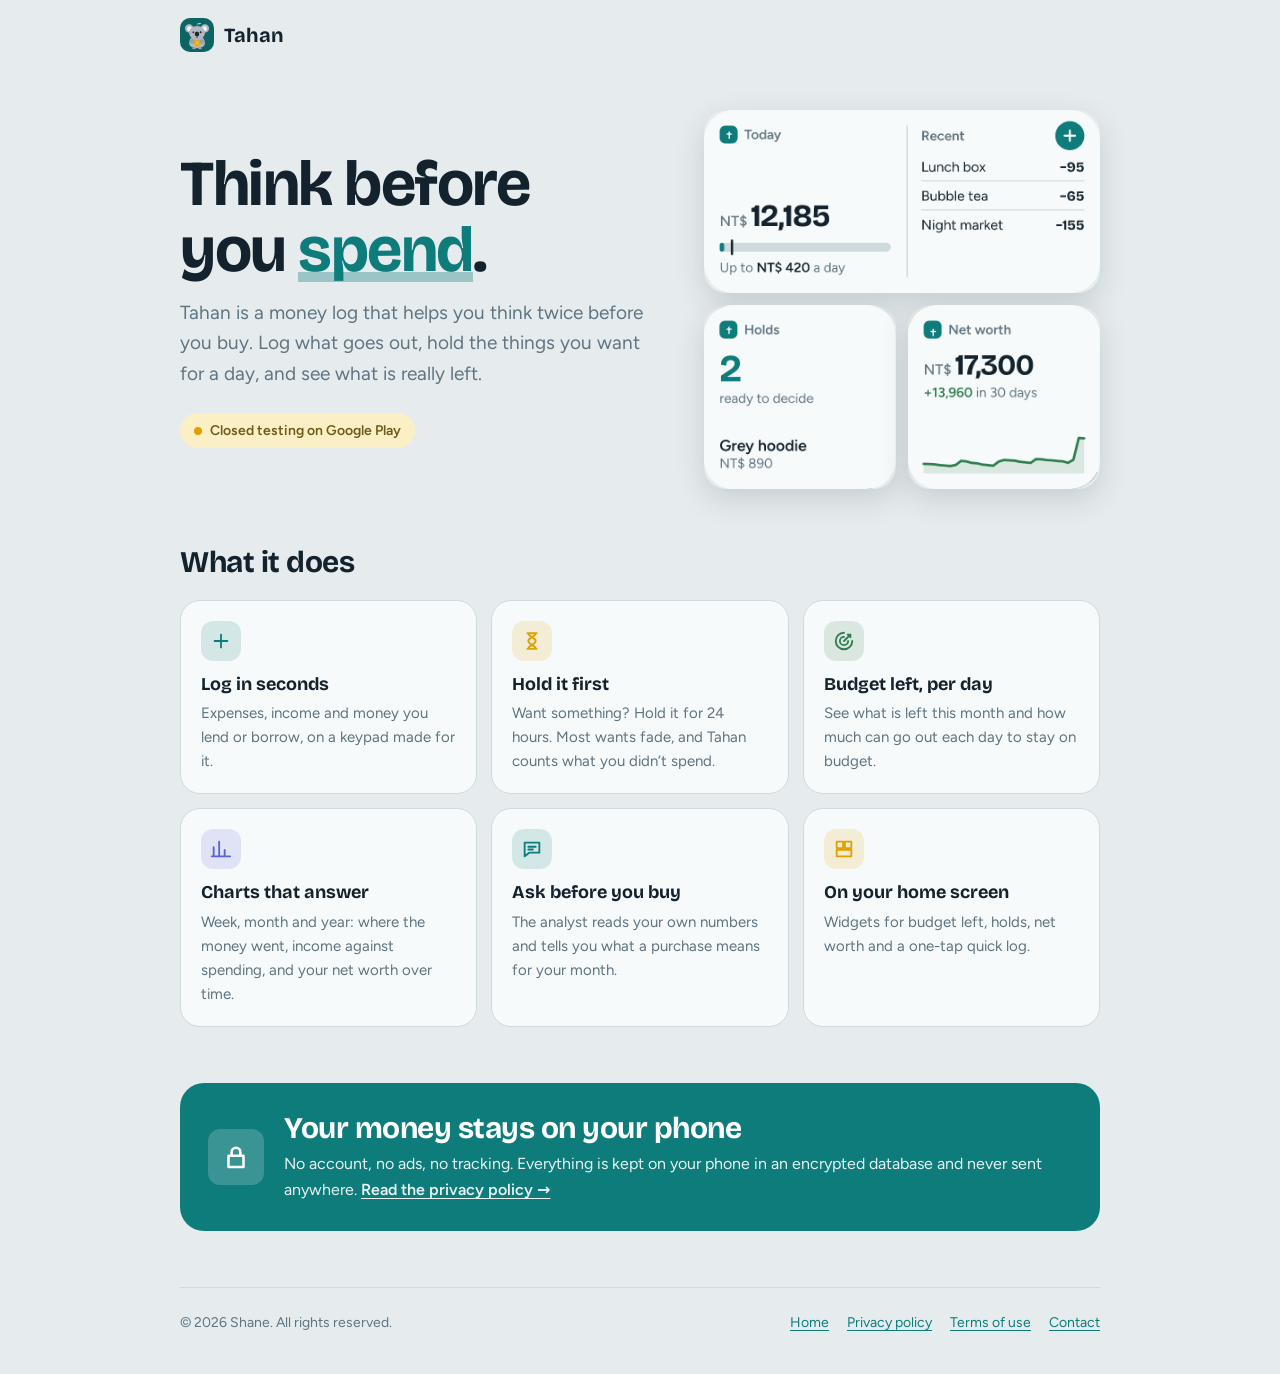
<file: index.html>
<!doctype html>
<html lang="en">
<head>
<meta charset="utf-8">
<meta name="viewport" content="width=device-width,initial-scale=1">
<title>Tahan: think before you spend</title>
<meta name="description" content="Tahan is a money log that helps you think twice before you buy. Your data stays on your phone.">
<meta name="theme-color" content="#0E7C7B">
<link rel="icon" type="image/png" href="assets/favicon.png">
<link rel="apple-touch-icon" href="assets/apple-touch-icon.png">
<link rel="stylesheet" href="assets/style.css">

</head>
<body>
<div class="wrap">
<header class="top"><a class="brand" href="./"><img src="assets/icon-512.png" alt="">Tahan</a></header>
<main>
<section class="hero"><div><h1><span class="ln" style="--i:0">Think before</span><span class="ln" style="--i:1">you <em>spend</em>.</span></h1><p class="lead rise" style="--i:2">Tahan is a money log that helps you think twice before you buy. Log what goes out, hold the things you want for a day, and see what is really left.</p><span class="pill rise" style="--i:3"><i></i>Closed testing on Google Play</span></div>
<div class="shots"><img class="wide" style="--i:0" src="assets/widgets/widget_preview_today.png" alt="Today widget: budget left and recent entries"><img style="--i:1" src="assets/widgets/widget_preview_holds.png" alt="Holds widget: two holds ready to decide"><img style="--i:2" src="assets/widgets/widget_preview_networth.png" alt="Net worth widget with its 30-day line"></div></section>
<h2>What it does</h2><section class="grid"><div class="feat"><span class="ic ic-log" style="--c:var(--tide)"><svg viewBox="0 0 24 24"><path d="M12 5v14M5 12h14"/></svg></span><b>Log in seconds</b><p>Expenses, income and money you lend or borrow, on a keypad made for it.</p></div><div class="feat"><span class="ic ic-hold" style="--c:var(--hold)"><svg viewBox="0 0 24 24"><path d="M7 3.5h10M7 20.5h10M8 3.5c0 4 8 4.5 8 8.5s-8 4.5-8 8.5M16 3.5c0 4-8 4.5-8 8.5s8 4.5 8 8.5"/></svg></span><b>Hold it first</b><p>Want something? Hold it for 24 hours. Most wants fade, and Tahan counts what you didn’t spend.</p></div><div class="feat"><span class="ic ic-pace" style="--c:var(--in)"><svg viewBox="0 0 24 24"><path d="M12 3a9 9 0 1 0 9 9M12 7.5A4.5 4.5 0 1 0 16.5 12M12 12l7-7M16 5h3v3"/></svg></span><b>Budget left, per day</b><p>See what is left this month and how much can go out each day to stay on budget.</p></div><div class="feat"><span class="ic ic-chart" style="--c:var(--loan)"><svg viewBox="0 0 24 24"><path d="M4 20V10M10 20V4M16 20v-7M22 20H2"/></svg></span><b>Charts that answer</b><p>Week, month and year: where the money went, income against spending, and your net worth over time.</p></div><div class="feat"><span class="ic ic-ask" style="--c:var(--tide)"><svg viewBox="0 0 24 24"><path d="M4 5h16v11H9l-5 4zM8 9.5h8M8 12.5h5"/></svg></span><b>Ask before you buy</b><p>The analyst reads your own numbers and tells you what a purchase means for your month.</p></div><div class="feat"><span class="ic ic-widget" style="--c:var(--hold)"><svg viewBox="0 0 24 24"><path d="M4 4h7v7H4zM13 4h7v7h-7zM4 13h16v7H4z"/></svg></span><b>On your home screen</b><p>Widgets for budget left, holds, net worth and a one-tap quick log.</p></div></section>
<section class="private"><span class="ic ic-lock" style="--c:var(--tide-ink)"><svg viewBox="0 0 24 24"><path d="M6 11h12v9H6z"/><path class="shackle" d="M8.5 11V8a3.5 3.5 0 0 1 7 0v3"/></svg></span><div><h2>Your money stays on your phone</h2><p>No account, no ads, no tracking. Everything is kept on your phone in an encrypted database and never sent anywhere. <a href="privacy.html">Read the privacy policy →</a></p></div></section>
</main>
<footer><span>© 2026 Shane. All rights reserved.</span><nav><a href="./">Home</a><a href="privacy.html">Privacy policy</a><a href="terms.html">Terms of use</a><a href="mailto:tahan.support@gmail.com">Contact</a></nav></footer>
</div>
</body>
</html>
</file>
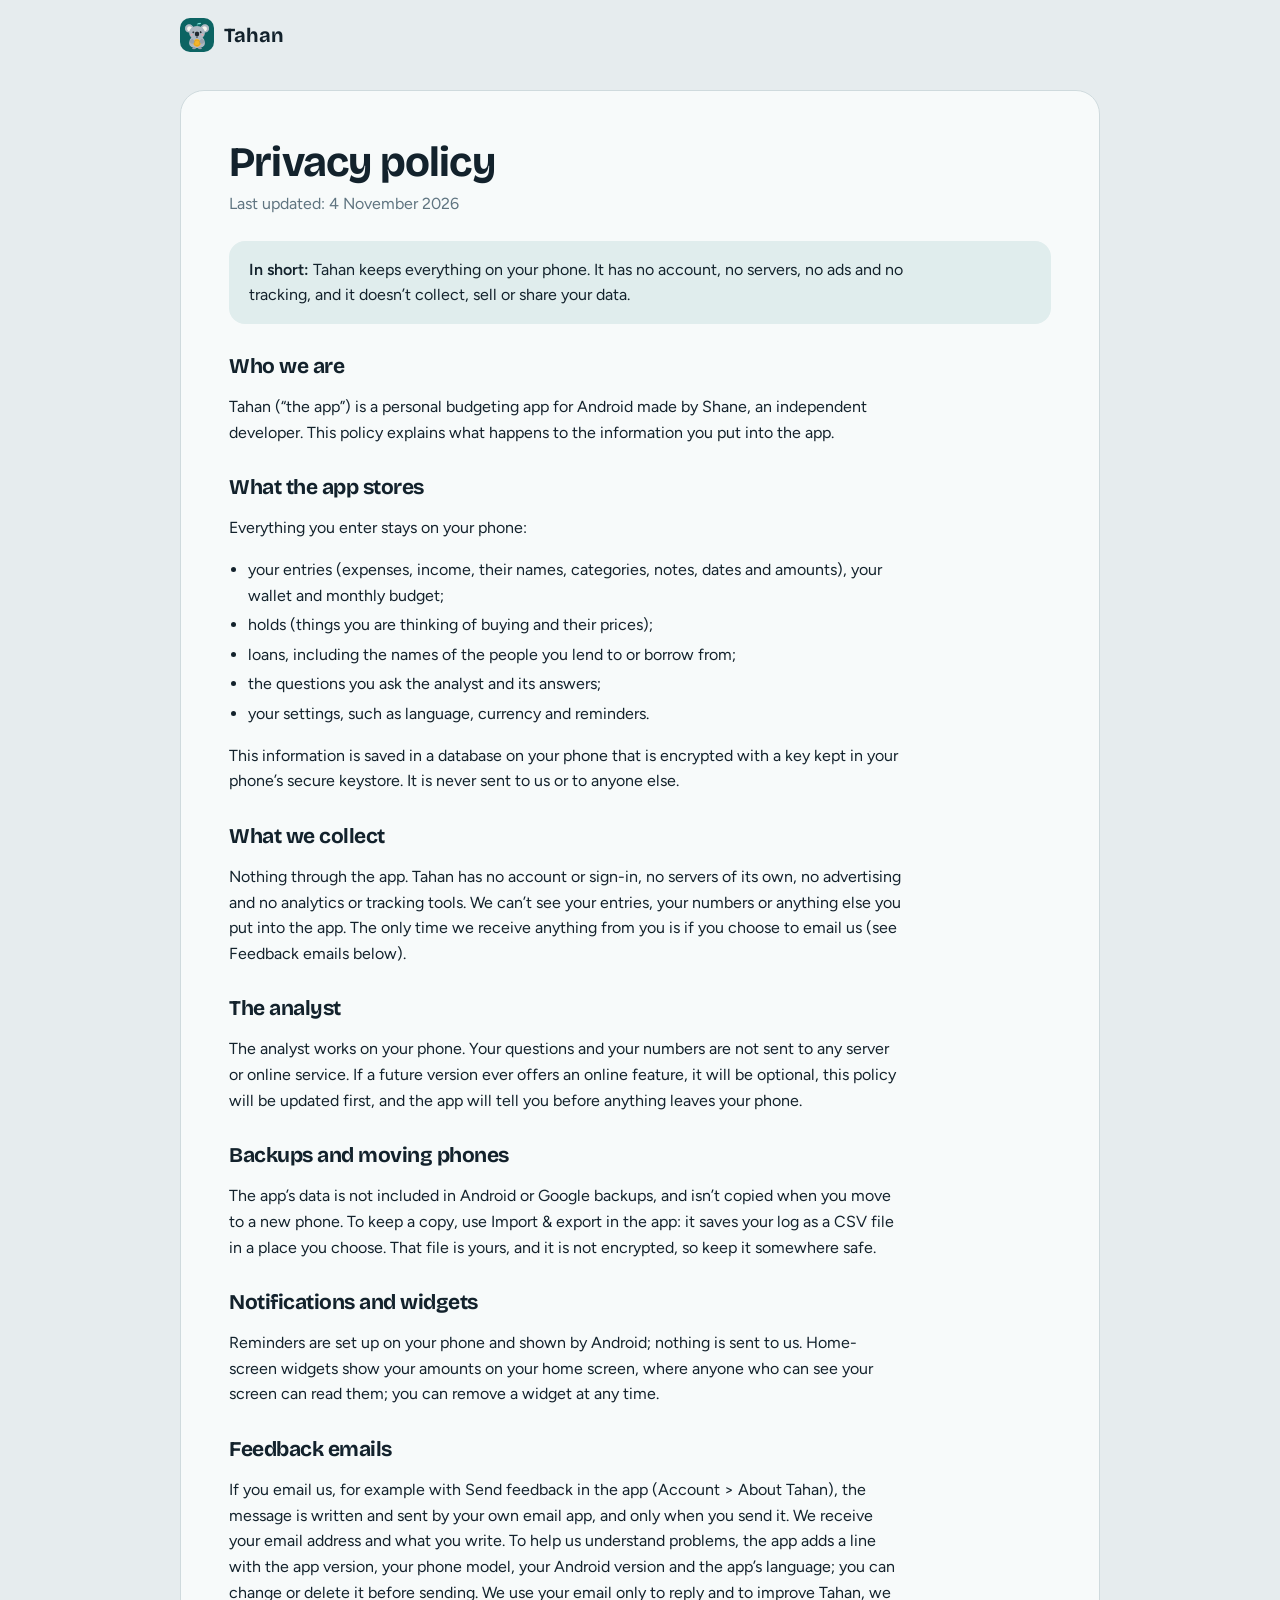
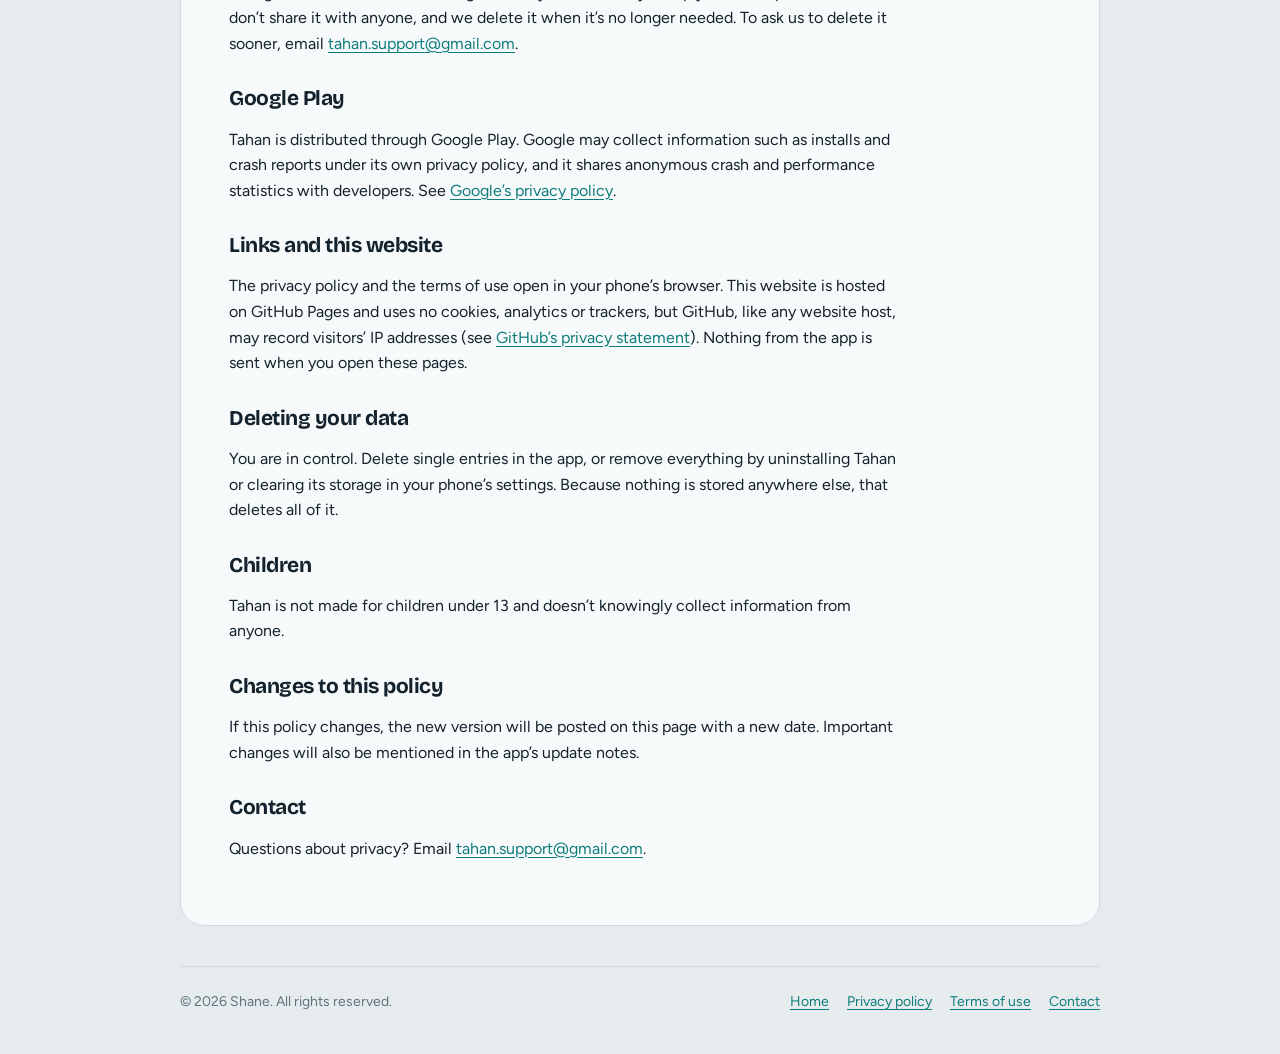
<file: privacy.html>
<!doctype html>
<html lang="en">
<head>
<meta charset="utf-8">
<meta name="viewport" content="width=device-width,initial-scale=1">
<title>Tahan · Privacy policy</title>
<meta name="description" content="Tahan’s privacy policy: your data stays on your phone. No account, no ads, no tracking.">
<meta name="theme-color" content="#0E7C7B">
<link rel="icon" type="image/png" href="assets/favicon.png">
<link rel="apple-touch-icon" href="assets/apple-touch-icon.png">
<link rel="stylesheet" href="assets/style.css">
<script>
document.documentElement.classList.add('nocopy');
['copy','cut','dragstart','contextmenu','selectstart'].forEach(function(t){document.addEventListener(t,function(e){
  var a=e.target&&e.target.closest?e.target.closest('a[href^="mailto:"]'):null;if(a)return;
  if(t==='copy'||t==='cut'){var s=window.getSelection&&window.getSelection();var n=s&&s.anchorNode;if(n&&n.parentElement&&n.parentElement.closest('a[href^="mailto:"]'))return}
  e.preventDefault()})});
</script>
</head>
<body>
<div class="wrap">
<header class="top"><a class="brand" href="./"><img src="assets/icon-512.png" alt="">Tahan</a></header>
<main class="doc"><h1>Privacy policy</h1><p class="date">Last updated: 4 November 2026</p>
<div class="sum"><p><b>In short:</b> Tahan keeps everything on your phone. It has no account, no servers, no ads and no tracking, and it doesn’t collect, sell or share your data.</p></div>
<h2>Who we are</h2><p>Tahan (“the app”) is a personal budgeting app for Android made by Shane, an independent developer. This policy explains what happens to the information you put into the app.</p><h2>What the app stores</h2><p>Everything you enter stays on your phone:</p><ul><li>your entries (expenses, income, their names, categories, notes, dates and amounts), your wallet and monthly budget;</li><li>holds (things you are thinking of buying and their prices);</li><li>loans, including the names of the people you lend to or borrow from;</li><li>the questions you ask the analyst and its answers;</li><li>your settings, such as language, currency and reminders.</li></ul><p>This information is saved in a database on your phone that is encrypted with a key kept in your phone’s secure keystore. It is never sent to us or to anyone else.</p><h2>What we collect</h2><p>Nothing through the app. Tahan has no account or sign-in, no servers of its own, no advertising and no analytics or tracking tools. We can’t see your entries, your numbers or anything else you put into the app. The only time we receive anything from you is if you choose to email us (see Feedback emails below).</p><h2>The analyst</h2><p>The analyst works on your phone. Your questions and your numbers are not sent to any server or online service. If a future version ever offers an online feature, it will be optional, this policy will be updated first, and the app will tell you before anything leaves your phone.</p><h2>Backups and moving phones</h2><p>The app’s data is not included in Android or Google backups, and isn’t copied when you move to a new phone. To keep a copy, use Import &amp; export in the app: it saves your log as a CSV file in a place you choose. That file is yours, and it is not encrypted, so keep it somewhere safe.</p><h2>Notifications and widgets</h2><p>Reminders are set up on your phone and shown by Android; nothing is sent to us. Home-screen widgets show your amounts on your home screen, where anyone who can see your screen can read them; you can remove a widget at any time.</p><h2>Feedback emails</h2><p>If you email us, for example with Send feedback in the app (Account &gt; About Tahan), the message is written and sent by your own email app, and only when you send it. We receive your email address and what you write. To help us understand problems, the app adds a line with the app version, your phone model, your Android version and the app’s language; you can change or delete it before sending. We use your email only to reply and to improve Tahan, we don’t share it with anyone, and we delete it when it’s no longer needed. To ask us to delete it sooner, email <a href="mailto:tahan.support@gmail.com">tahan.support@gmail.com</a>.</p><h2>Google Play</h2><p>Tahan is distributed through Google Play. Google may collect information such as installs and crash reports under its own privacy policy, and it shares anonymous crash and performance statistics with developers. See <a href="https://policies.google.com/privacy">Google’s privacy policy</a>.</p><h2>Links and this website</h2><p>The privacy policy and the terms of use open in your phone’s browser. This website is hosted on GitHub Pages and uses no cookies, analytics or trackers, but GitHub, like any website host, may record visitors’ IP addresses (see <a href="https://docs.github.com/en/site-policy/privacy-policies/github-general-privacy-statement">GitHub’s privacy statement</a>). Nothing from the app is sent when you open these pages.</p><h2>Deleting your data</h2><p>You are in control. Delete single entries in the app, or remove everything by uninstalling Tahan or clearing its storage in your phone’s settings. Because nothing is stored anywhere else, that deletes all of it.</p><h2>Children</h2><p>Tahan is not made for children under 13 and doesn’t knowingly collect information from anyone.</p><h2>Changes to this policy</h2><p>If this policy changes, the new version will be posted on this page with a new date. Important changes will also be mentioned in the app’s update notes.</p><h2>Contact</h2><p>Questions about privacy? Email <a href="mailto:tahan.support@gmail.com">tahan.support@gmail.com</a>.</p>
</main>
<footer><span>© 2026 Shane. All rights reserved.</span><nav><a href="./">Home</a><a href="privacy.html">Privacy policy</a><a href="terms.html">Terms of use</a><a href="mailto:tahan.support@gmail.com">Contact</a></nav></footer>
</div>
</body>
</html>
</file>
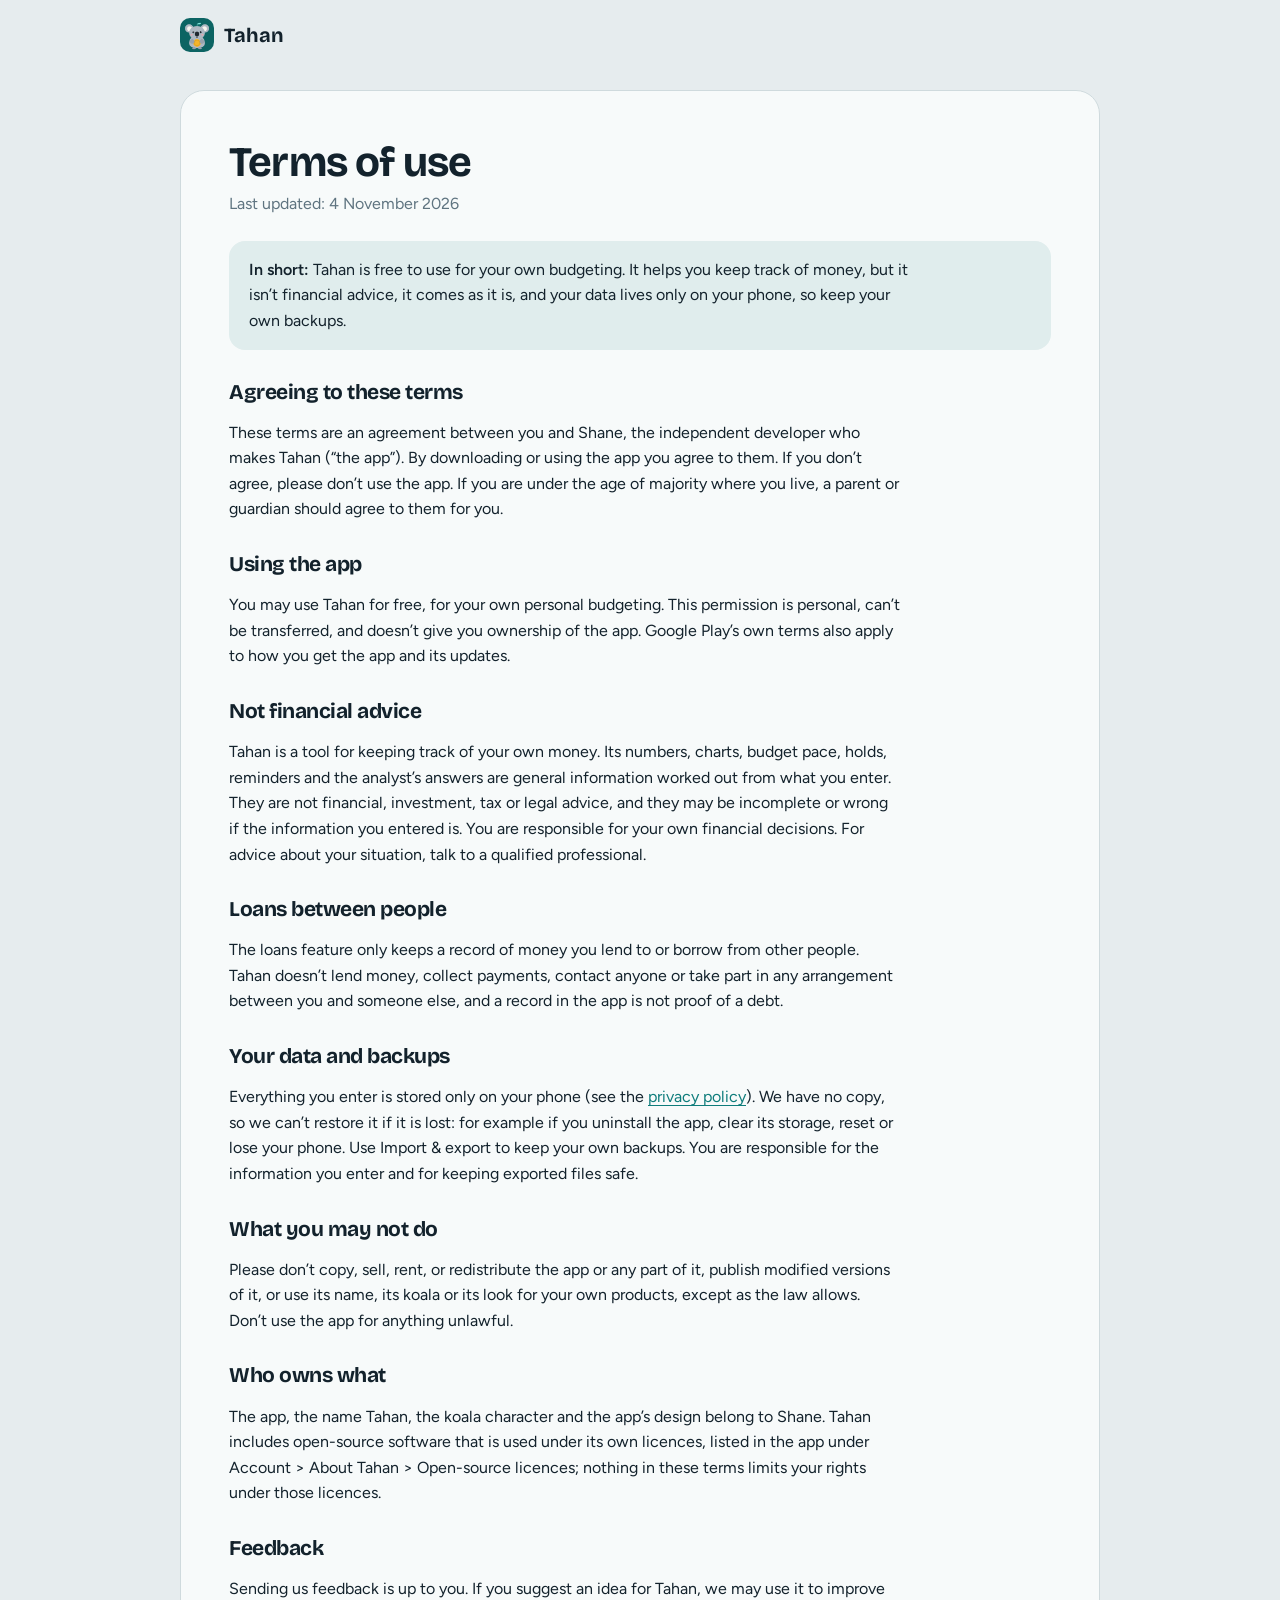
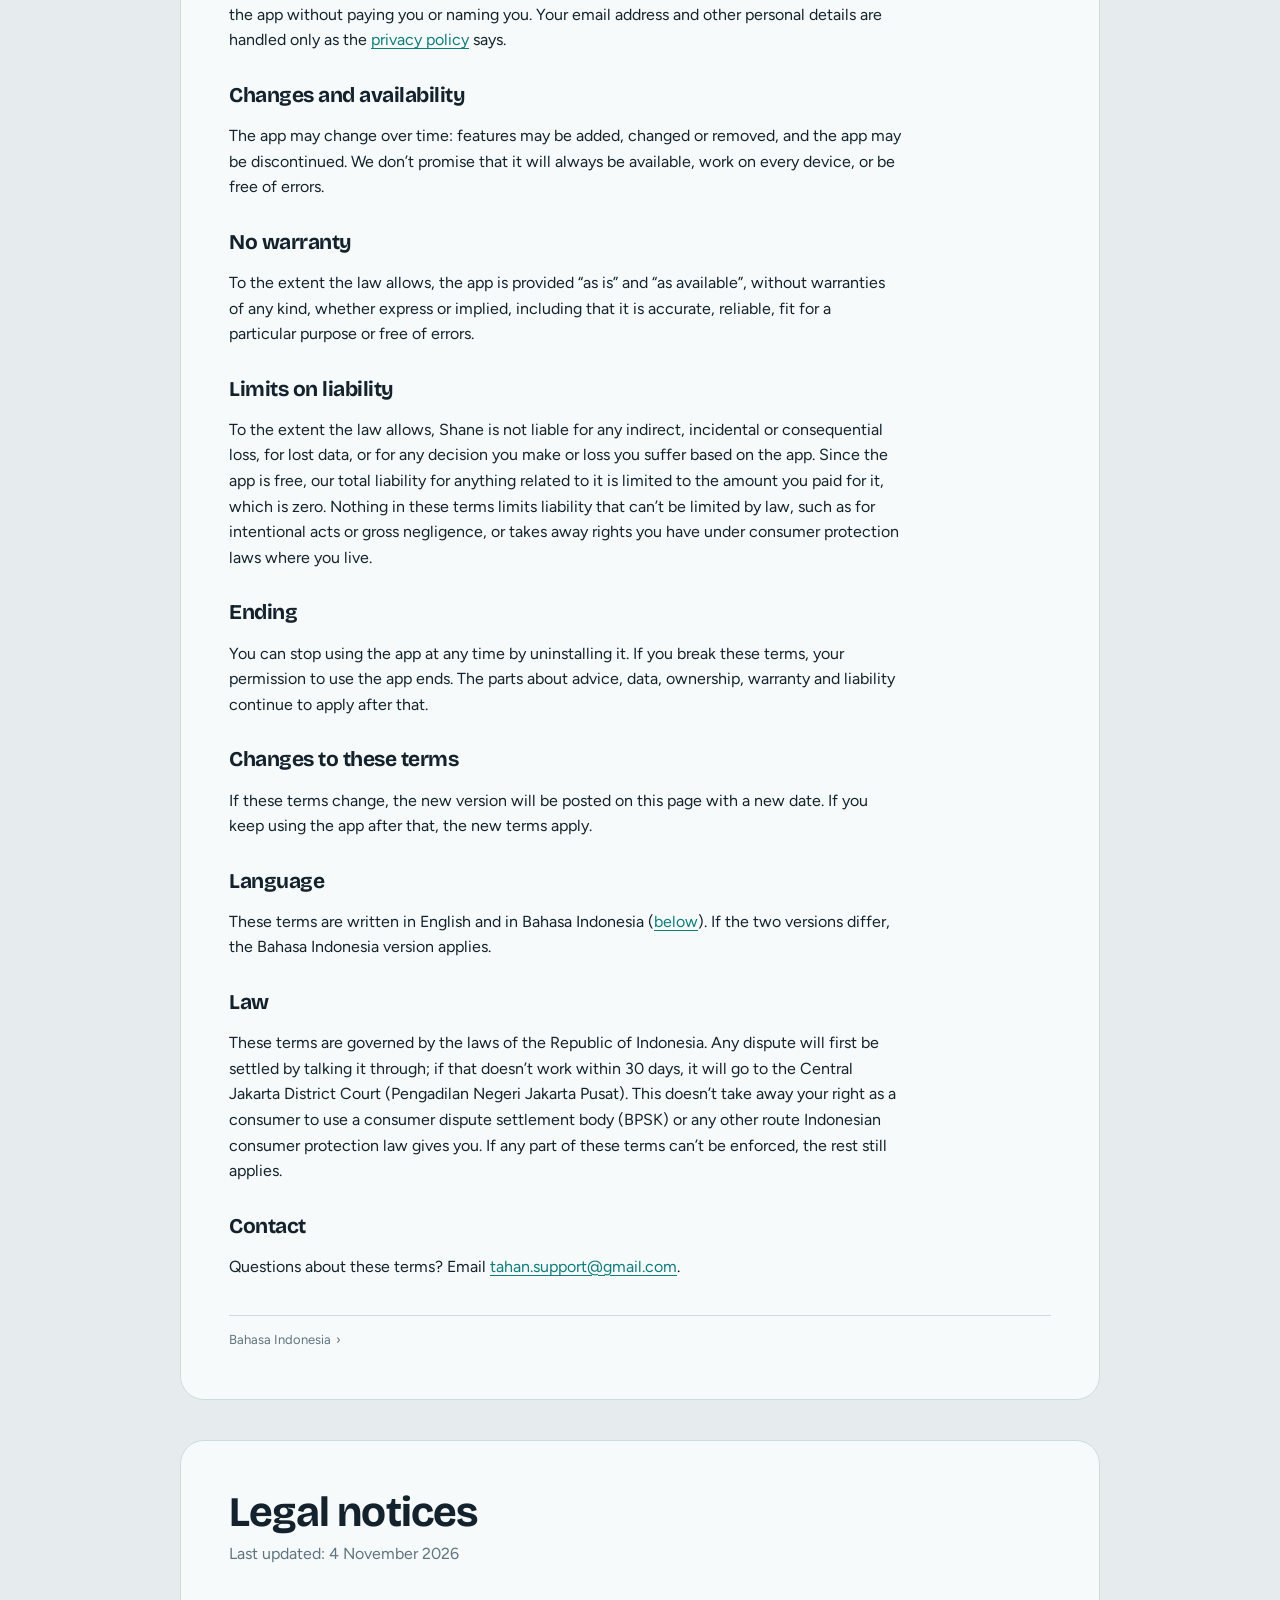
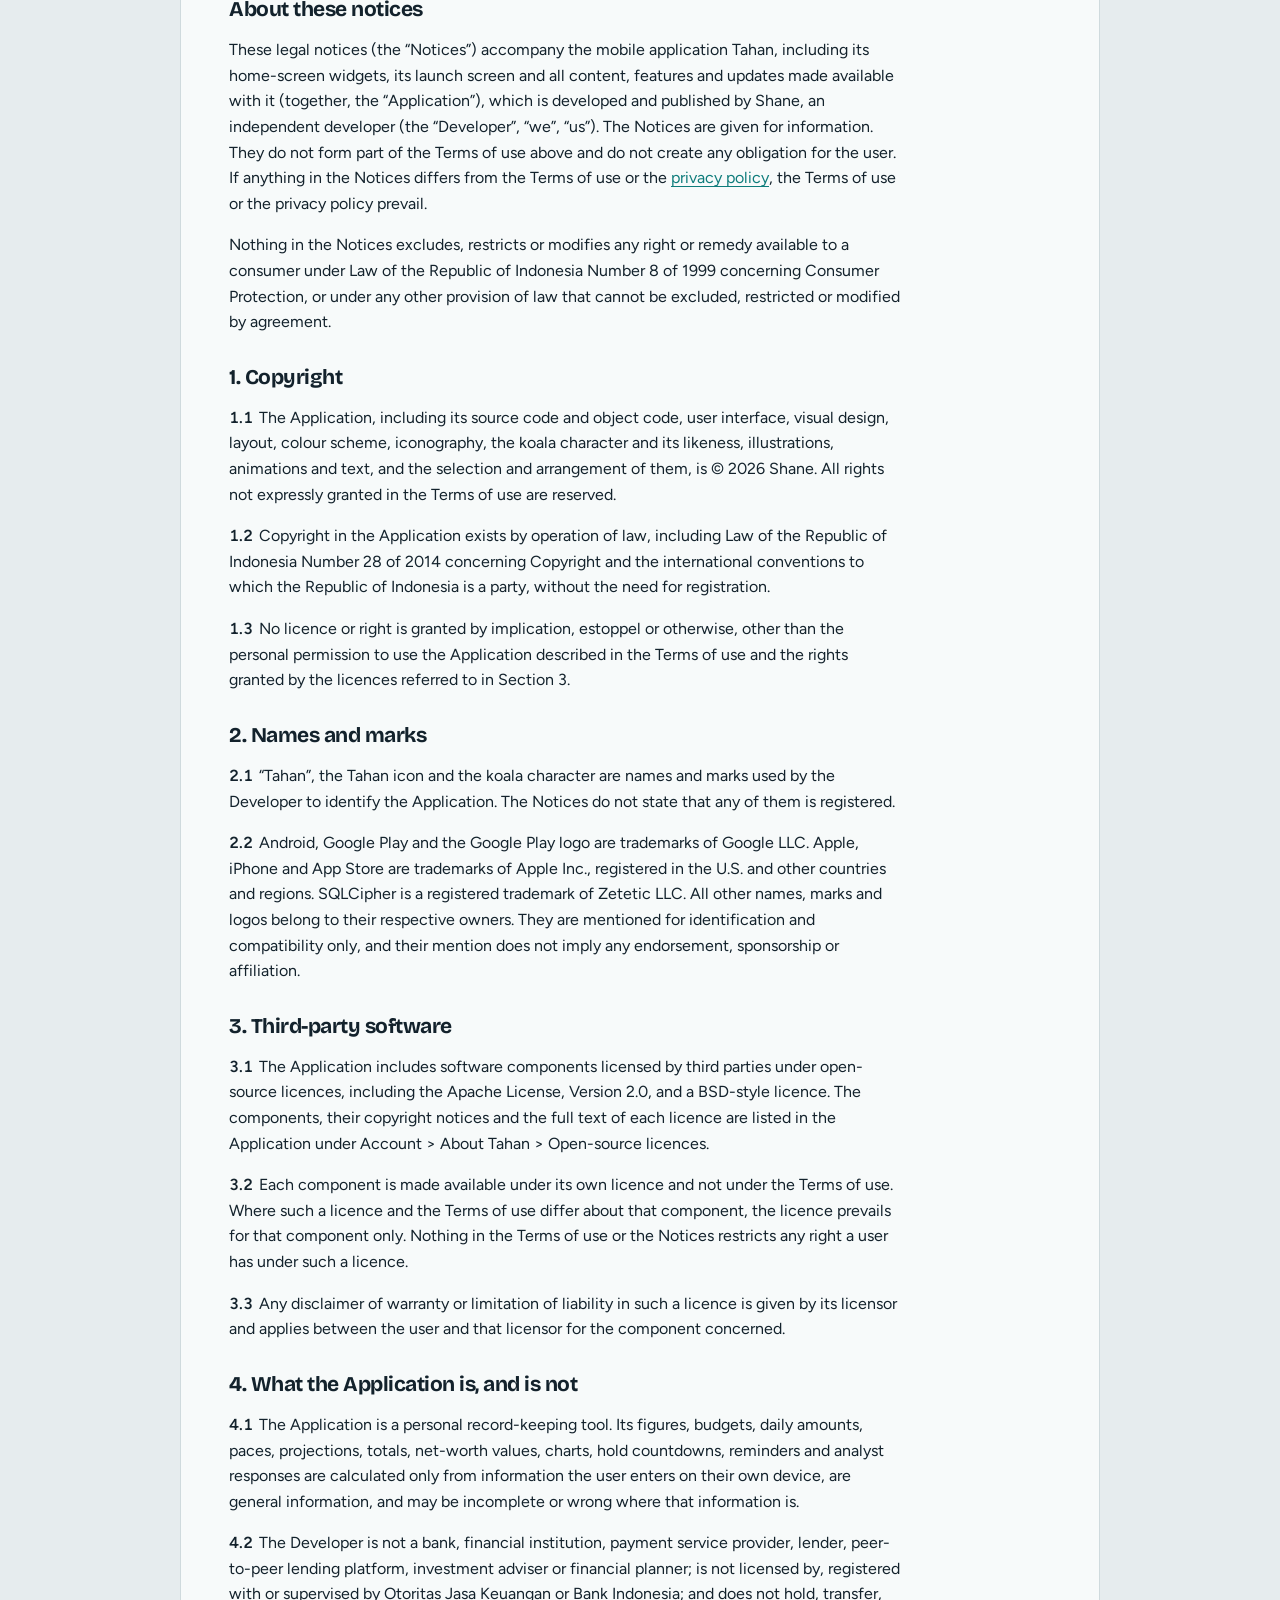
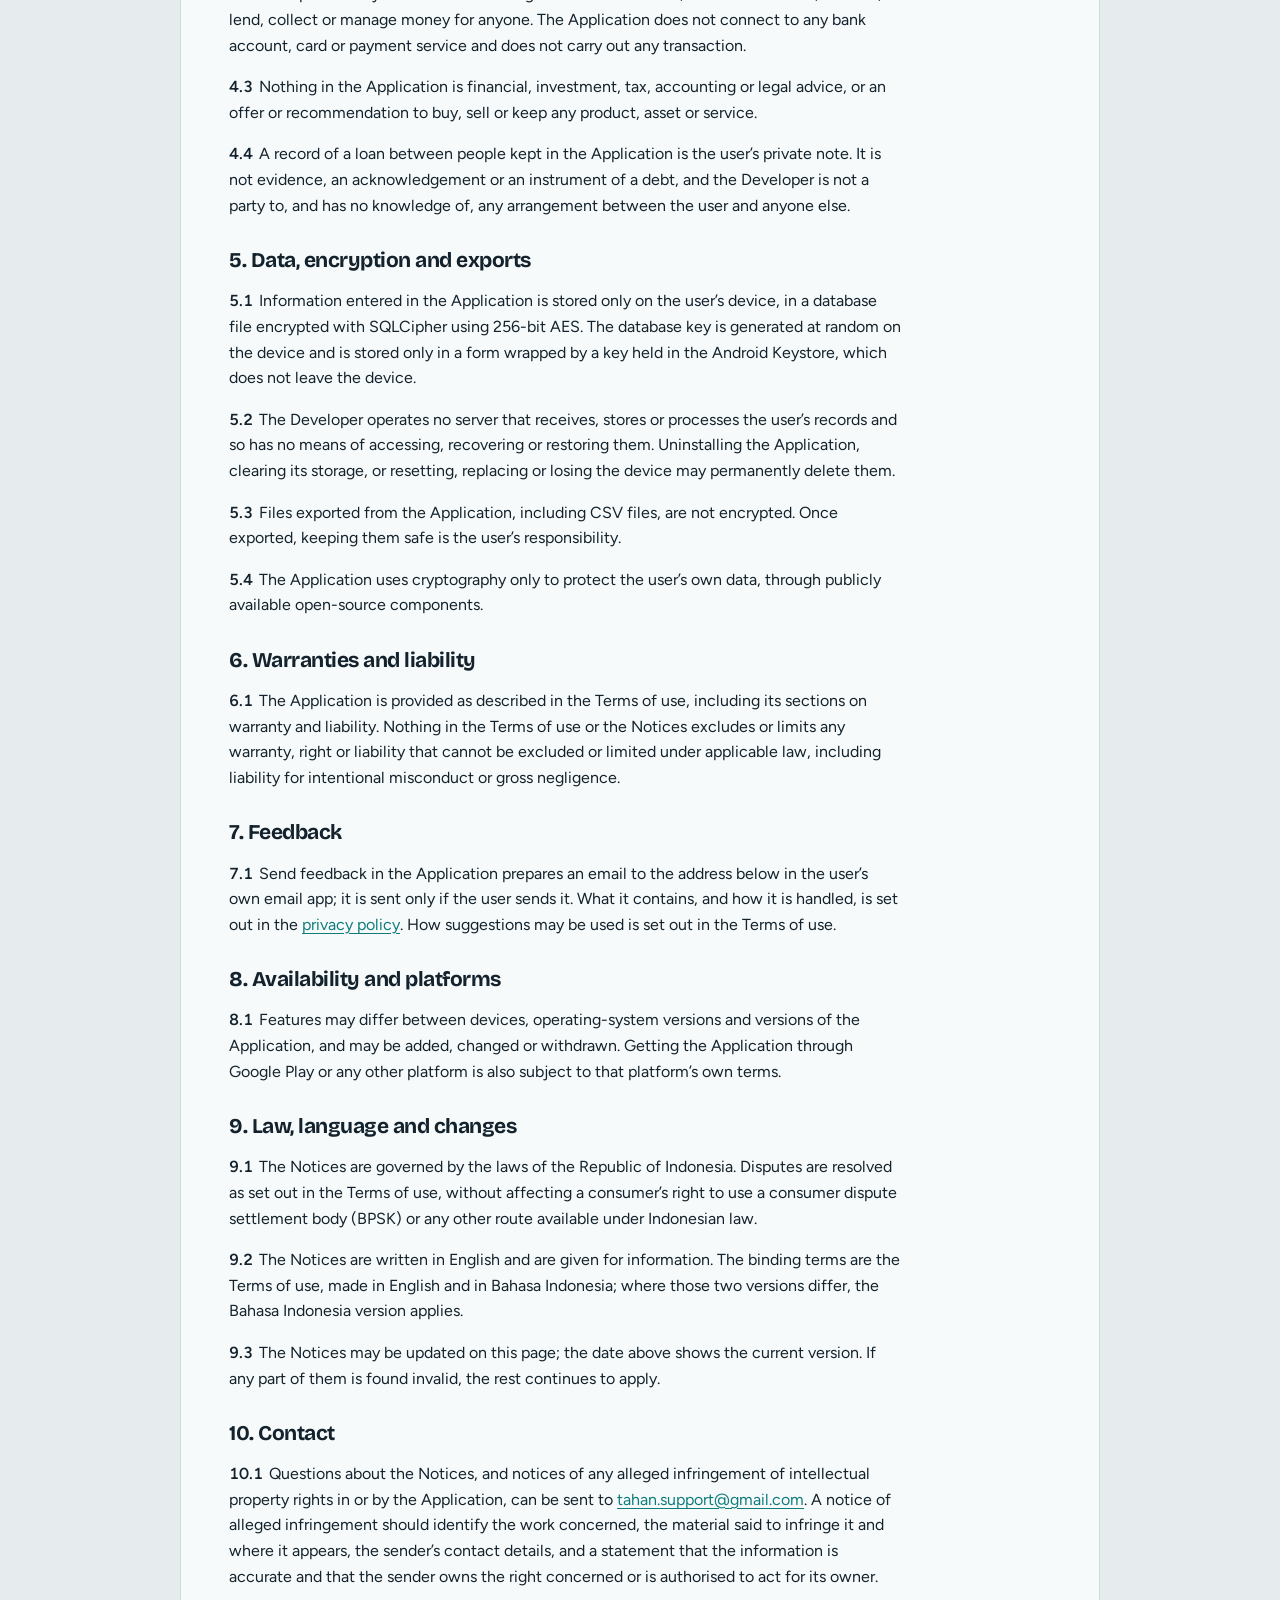
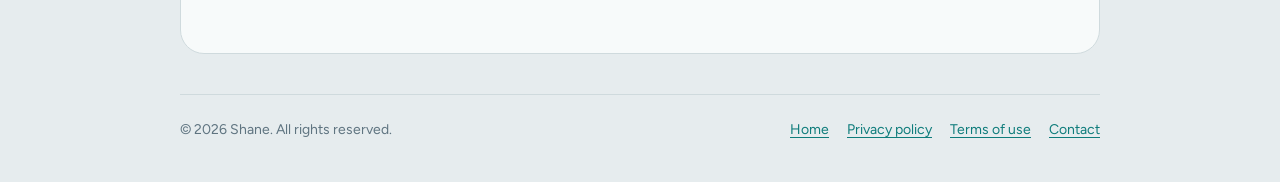
<file: terms.html>
<!doctype html>
<html lang="en">
<head>
<meta charset="utf-8">
<meta name="viewport" content="width=device-width,initial-scale=1">
<title>Tahan · Terms of use and legal notices</title>
<meta name="description" content="Tahan’s terms of use and legal notices.">
<meta name="theme-color" content="#0E7C7B">
<link rel="icon" type="image/png" href="assets/favicon.png">
<link rel="apple-touch-icon" href="assets/apple-touch-icon.png">
<link rel="stylesheet" href="assets/style.css">
<script>
document.documentElement.classList.add('nocopy');
['copy','cut','dragstart','contextmenu','selectstart'].forEach(function(t){document.addEventListener(t,function(e){
  var a=e.target&&e.target.closest?e.target.closest('a[href^="mailto:"]'):null;if(a)return;
  if(t==='copy'||t==='cut'){var s=window.getSelection&&window.getSelection();var n=s&&s.anchorNode;if(n&&n.parentElement&&n.parentElement.closest('a[href^="mailto:"]'))return}
  e.preventDefault()})});
</script>
</head>
<body>
<div class="wrap">
<header class="top"><a class="brand" href="./"><img src="assets/icon-512.png" alt="">Tahan</a></header>
<main class="doc" lang="en"><h1>Terms of use</h1><p class="date">Last updated: 4 November 2026</p>
<div class="sum"><p><b>In short:</b> Tahan is free to use for your own budgeting. It helps you keep track of money, but it isn’t financial advice, it comes as it is, and your data lives only on your phone, so keep your own backups.</p></div>
<h2>Agreeing to these terms</h2><p>These terms are an agreement between you and Shane, the independent developer who makes Tahan (“the app”). By downloading or using the app you agree to them. If you don’t agree, please don’t use the app. If you are under the age of majority where you live, a parent or guardian should agree to them for you.</p><h2>Using the app</h2><p>You may use Tahan for free, for your own personal budgeting. This permission is personal, can’t be transferred, and doesn’t give you ownership of the app. Google Play’s own terms also apply to how you get the app and its updates.</p><h2>Not financial advice</h2><p>Tahan is a tool for keeping track of your own money. Its numbers, charts, budget pace, holds, reminders and the analyst’s answers are general information worked out from what you enter. They are not financial, investment, tax or legal advice, and they may be incomplete or wrong if the information you entered is. You are responsible for your own financial decisions. For advice about your situation, talk to a qualified professional.</p><h2>Loans between people</h2><p>The loans feature only keeps a record of money you lend to or borrow from other people. Tahan doesn’t lend money, collect payments, contact anyone or take part in any arrangement between you and someone else, and a record in the app is not proof of a debt.</p><h2>Your data and backups</h2><p>Everything you enter is stored only on your phone (see the <a href="privacy.html">privacy policy</a>). We have no copy, so we can’t restore it if it is lost: for example if you uninstall the app, clear its storage, reset or lose your phone. Use Import &amp; export to keep your own backups. You are responsible for the information you enter and for keeping exported files safe.</p><h2>What you may not do</h2><p>Please don’t copy, sell, rent, or redistribute the app or any part of it, publish modified versions of it, or use its name, its koala or its look for your own products, except as the law allows. Don’t use the app for anything unlawful.</p><h2>Who owns what</h2><p>The app, the name Tahan, the koala character and the app’s design belong to Shane. Tahan includes open-source software that is used under its own licences, listed in the app under Account &gt; About Tahan &gt; Open-source licences; nothing in these terms limits your rights under those licences.</p><h2>Feedback</h2><p>Sending us feedback is up to you. If you suggest an idea for Tahan, we may use it to improve the app without paying you or naming you. Your email address and other personal details are handled only as the <a href="privacy.html">privacy policy</a> says.</p><h2>Changes and availability</h2><p>The app may change over time: features may be added, changed or removed, and the app may be discontinued. We don’t promise that it will always be available, work on every device, or be free of errors.</p><h2>No warranty</h2><p>To the extent the law allows, the app is provided “as is” and “as available”, without warranties of any kind, whether express or implied, including that it is accurate, reliable, fit for a particular purpose or free of errors.</p><h2>Limits on liability</h2><p>To the extent the law allows, Shane is not liable for any indirect, incidental or consequential loss, for lost data, or for any decision you make or loss you suffer based on the app. Since the app is free, our total liability for anything related to it is limited to the amount you paid for it, which is zero. Nothing in these terms limits liability that can’t be limited by law, such as for intentional acts or gross negligence, or takes away rights you have under consumer protection laws where you live.</p><h2>Ending</h2><p>You can stop using the app at any time by uninstalling it. If you break these terms, your permission to use the app ends. The parts about advice, data, ownership, warranty and liability continue to apply after that.</p><h2>Changes to these terms</h2><p>If these terms change, the new version will be posted on this page with a new date. If you keep using the app after that, the new terms apply.</p><h2>Language</h2><p>These terms are written in English and in Bahasa Indonesia (<a href="#id">below</a>). If the two versions differ, the Bahasa Indonesia version applies.</p><h2>Law</h2><p>These terms are governed by the laws of the Republic of Indonesia. Any dispute will first be settled by talking it through; if that doesn’t work within 30 days, it will go to the Central Jakarta District Court (Pengadilan Negeri Jakarta Pusat). This doesn’t take away your right as a consumer to use a consumer dispute settlement body (BPSK) or any other route Indonesian consumer protection law gives you. If any part of these terms can’t be enforced, the rest still applies.</p><h2>Contact</h2><p>Questions about these terms? Email <a href="mailto:tahan.support@gmail.com">tahan.support@gmail.com</a>.</p>
<details class="other" id="id"><summary>Bahasa Indonesia</summary><div class="idv" lang="id"><h1>Ketentuan penggunaan</h1><p class="date">Terakhir diperbarui: 4 November 2026</p>
<div class="sum"><p><b>Singkatnya:</b> Tahan gratis digunakan untuk mengatur anggaranmu sendiri. Tahan membantu mencatat uang, tetapi bukan nasihat keuangan, disediakan apa adanya, dan datamu hanya tersimpan di ponselmu, jadi simpan cadanganmu sendiri.</p></div>
<h2>Menyetujui ketentuan ini</h2><p>Ketentuan ini adalah perjanjian antara kamu dan Shane, pengembang independen yang membuat Tahan (“aplikasi”). Dengan mengunduh atau menggunakan aplikasi, kamu menyetujuinya. Jika tidak setuju, jangan gunakan aplikasi. Jika kamu belum dewasa menurut hukum di tempatmu tinggal, orang tua atau wali sebaiknya menyetujuinya untukmu.</p><h2>Menggunakan aplikasi</h2><p>Kamu boleh menggunakan Tahan secara gratis untuk mengatur anggaran pribadimu. Izin ini bersifat pribadi, tidak dapat dialihkan, dan tidak memberimu kepemilikan atas aplikasi. Ketentuan Google Play juga berlaku untuk cara kamu mendapatkan aplikasi dan pembaruannya.</p><h2>Bukan nasihat keuangan</h2><p>Tahan adalah alat untuk mencatat uangmu sendiri. Angka, grafik, laju anggaran, tundaan, pengingat, dan jawaban analis adalah informasi umum yang dihitung dari apa yang kamu masukkan. Semua itu bukan nasihat keuangan, investasi, pajak, atau hukum, dan bisa tidak lengkap atau keliru jika informasi yang kamu masukkan keliru. Kamu bertanggung jawab atas keputusan keuanganmu sendiri. Untuk nasihat tentang situasimu, bicarakan dengan tenaga profesional yang berkualifikasi.</p><h2>Pinjaman antarorang</h2><p>Fitur pinjaman hanya mencatat uang yang kamu pinjamkan kepada atau pinjam dari orang lain. Tahan tidak meminjamkan uang, tidak menagih pembayaran, tidak menghubungi siapa pun, dan tidak terlibat dalam kesepakatan apa pun antara kamu dan orang lain. Catatan di aplikasi bukan bukti utang.</p><h2>Datamu dan cadangan</h2><p>Semua yang kamu masukkan hanya tersimpan di ponselmu (lihat <a href="privacy.html">kebijakan privasi</a>). Kami tidak memiliki salinannya, sehingga kami tidak dapat memulihkannya jika hilang, misalnya jika kamu meng-uninstall aplikasi, menghapus penyimpanannya, mereset, atau kehilangan ponselmu. Gunakan Impor &amp; ekspor untuk menyimpan cadanganmu sendiri. Kamu bertanggung jawab atas informasi yang kamu masukkan dan atas keamanan file yang kamu ekspor.</p><h2>Yang tidak boleh dilakukan</h2><p>Jangan menyalin, menjual, menyewakan, atau menyebarkan ulang aplikasi atau bagian mana pun darinya, menerbitkan versi yang diubah, atau memakai nama, karakter koala, atau tampilannya untuk produkmu sendiri, kecuali sejauh diizinkan oleh hukum. Jangan gunakan aplikasi untuk hal yang melanggar hukum.</p><h2>Kepemilikan</h2><p>Aplikasi, nama Tahan, karakter koala, dan desain aplikasi adalah milik Shane. Tahan memuat perangkat lunak open source yang digunakan berdasarkan lisensinya masing-masing, yang tercantum di aplikasi pada Akun &gt; Tentang Tahan &gt; Lisensi open source; ketentuan ini tidak membatasi hakmu berdasarkan lisensi tersebut.</p><h2>Masukan</h2><p>Mengirim masukan kepada kami sepenuhnya pilihanmu. Jika kamu mengusulkan ide untuk Tahan, kami boleh menggunakannya untuk meningkatkan aplikasi tanpa membayarmu atau mencantumkan namamu. Alamat email dan data pribadimu lainnya hanya ditangani sesuai <a href="privacy.html">kebijakan privasi</a>.</p><h2>Perubahan dan ketersediaan</h2><p>Aplikasi dapat berubah dari waktu ke waktu: fitur dapat ditambah, diubah, atau dihapus, dan aplikasi dapat dihentikan. Kami tidak menjanjikan bahwa aplikasi akan selalu tersedia, berjalan di semua perangkat, atau bebas dari kesalahan.</p><h2>Tanpa jaminan</h2><p>Sejauh diizinkan oleh hukum, aplikasi disediakan “apa adanya” dan “sebagaimana tersedia”, tanpa jaminan apa pun, baik tersurat maupun tersirat, termasuk bahwa aplikasi akurat, andal, sesuai untuk tujuan tertentu, atau bebas dari kesalahan.</p><h2>Batas tanggung jawab</h2><p>Sejauh diizinkan oleh hukum, Shane tidak bertanggung jawab atas kerugian tidak langsung, insidental, atau konsekuensial, atas data yang hilang, atau atas keputusan yang kamu ambil atau kerugian yang kamu alami berdasarkan aplikasi. Karena aplikasi ini gratis, total tanggung jawab kami atas apa pun yang berkaitan dengannya terbatas pada jumlah yang kamu bayar untuknya, yaitu nol. Ketentuan ini tidak membatasi tanggung jawab yang menurut hukum tidak dapat dibatasi, seperti atas kesengajaan atau kelalaian berat, dan tidak menghapus hak-hakmu sebagai konsumen berdasarkan hukum perlindungan konsumen.</p><h2>Berakhirnya izin</h2><p>Kamu dapat berhenti menggunakan aplikasi kapan saja dengan meng-uninstall-nya. Jika kamu melanggar ketentuan ini, izinmu untuk menggunakan aplikasi berakhir. Bagian tentang nasihat, data, kepemilikan, jaminan, dan tanggung jawab tetap berlaku setelahnya.</p><h2>Perubahan ketentuan</h2><p>Jika ketentuan ini berubah, versi barunya akan dipasang di halaman ini dengan tanggal baru. Jika kamu tetap menggunakan aplikasi setelah itu, ketentuan baru yang berlaku.</p><h2>Bahasa</h2><p>Ketentuan ini ditulis dalam bahasa Inggris dan Bahasa Indonesia. Jika kedua versi berbeda, versi Bahasa Indonesia yang berlaku.</p><h2>Hukum yang berlaku</h2><p>Ketentuan ini diatur oleh hukum Republik Indonesia. Setiap sengketa akan terlebih dahulu diselesaikan secara musyawarah; jika tidak berhasil dalam 30 hari, sengketa akan diajukan ke Pengadilan Negeri Jakarta Pusat. Hal ini tidak menghapus hakmu sebagai konsumen untuk menggunakan Badan Penyelesaian Sengketa Konsumen (BPSK) atau jalur lain yang diberikan oleh hukum perlindungan konsumen Indonesia. Jika ada bagian dari ketentuan ini yang tidak dapat diberlakukan, bagian lainnya tetap berlaku.</p><h2>Kontak</h2><p>Ada pertanyaan tentang ketentuan ini? Kirim email ke <a href="mailto:tahan.support@gmail.com">tahan.support@gmail.com</a>.</p>
</div></details>
</main>
<main class="doc legal" id="legal" lang="en"><h1>Legal notices</h1><p class="date">Last updated: 4 November 2026</p>
<h2>About these notices</h2><p>These legal notices (the “Notices”) accompany the mobile application Tahan, including its home-screen widgets, its launch screen and all content, features and updates made available with it (together, the “Application”), which is developed and published by Shane, an independent developer (the “Developer”, “we”, “us”). The Notices are given for information. They do not form part of the Terms of use above and do not create any obligation for the user. If anything in the Notices differs from the Terms of use or the <a href="privacy.html">privacy policy</a>, the Terms of use or the privacy policy prevail.</p><p>Nothing in the Notices excludes, restricts or modifies any right or remedy available to a consumer under Law of the Republic of Indonesia Number 8 of 1999 concerning Consumer Protection, or under any other provision of law that cannot be excluded, restricted or modified by agreement.</p><h2>1. Copyright</h2><p><b class="cl">1.1</b> The Application, including its source code and object code, user interface, visual design, layout, colour scheme, iconography, the koala character and its likeness, illustrations, animations and text, and the selection and arrangement of them, is © 2026 Shane. All rights not expressly granted in the Terms of use are reserved.</p><p><b class="cl">1.2</b> Copyright in the Application exists by operation of law, including Law of the Republic of Indonesia Number 28 of 2014 concerning Copyright and the international conventions to which the Republic of Indonesia is a party, without the need for registration.</p><p><b class="cl">1.3</b> No licence or right is granted by implication, estoppel or otherwise, other than the personal permission to use the Application described in the Terms of use and the rights granted by the licences referred to in Section 3.</p><h2>2. Names and marks</h2><p><b class="cl">2.1</b> “Tahan”, the Tahan icon and the koala character are names and marks used by the Developer to identify the Application. The Notices do not state that any of them is registered.</p><p><b class="cl">2.2</b> Android, Google Play and the Google Play logo are trademarks of Google LLC. Apple, iPhone and App Store are trademarks of Apple Inc., registered in the U.S. and other countries and regions. SQLCipher is a registered trademark of Zetetic LLC. All other names, marks and logos belong to their respective owners. They are mentioned for identification and compatibility only, and their mention does not imply any endorsement, sponsorship or affiliation.</p><h2>3. Third-party software</h2><p><b class="cl">3.1</b> The Application includes software components licensed by third parties under open-source licences, including the Apache License, Version 2.0, and a BSD-style licence. The components, their copyright notices and the full text of each licence are listed in the Application under Account &gt; About Tahan &gt; Open-source licences.</p><p><b class="cl">3.2</b> Each component is made available under its own licence and not under the Terms of use. Where such a licence and the Terms of use differ about that component, the licence prevails for that component only. Nothing in the Terms of use or the Notices restricts any right a user has under such a licence.</p><p><b class="cl">3.3</b> Any disclaimer of warranty or limitation of liability in such a licence is given by its licensor and applies between the user and that licensor for the component concerned.</p><h2>4. What the Application is, and is not</h2><p><b class="cl">4.1</b> The Application is a personal record-keeping tool. Its figures, budgets, daily amounts, paces, projections, totals, net-worth values, charts, hold countdowns, reminders and analyst responses are calculated only from information the user enters on their own device, are general information, and may be incomplete or wrong where that information is.</p><p><b class="cl">4.2</b> The Developer is not a bank, financial institution, payment service provider, lender, peer-to-peer lending platform, investment adviser or financial planner; is not licensed by, registered with or supervised by Otoritas Jasa Keuangan or Bank Indonesia; and does not hold, transfer, lend, collect or manage money for anyone. The Application does not connect to any bank account, card or payment service and does not carry out any transaction.</p><p><b class="cl">4.3</b> Nothing in the Application is financial, investment, tax, accounting or legal advice, or an offer or recommendation to buy, sell or keep any product, asset or service.</p><p><b class="cl">4.4</b> A record of a loan between people kept in the Application is the user’s private note. It is not evidence, an acknowledgement or an instrument of a debt, and the Developer is not a party to, and has no knowledge of, any arrangement between the user and anyone else.</p><h2>5. Data, encryption and exports</h2><p><b class="cl">5.1</b> Information entered in the Application is stored only on the user’s device, in a database file encrypted with SQLCipher using 256-bit AES. The database key is generated at random on the device and is stored only in a form wrapped by a key held in the Android Keystore, which does not leave the device.</p><p><b class="cl">5.2</b> The Developer operates no server that receives, stores or processes the user’s records and so has no means of accessing, recovering or restoring them. Uninstalling the Application, clearing its storage, or resetting, replacing or losing the device may permanently delete them.</p><p><b class="cl">5.3</b> Files exported from the Application, including CSV files, are not encrypted. Once exported, keeping them safe is the user’s responsibility.</p><p><b class="cl">5.4</b> The Application uses cryptography only to protect the user’s own data, through publicly available open-source components.</p><h2>6. Warranties and liability</h2><p><b class="cl">6.1</b> The Application is provided as described in the Terms of use, including its sections on warranty and liability. Nothing in the Terms of use or the Notices excludes or limits any warranty, right or liability that cannot be excluded or limited under applicable law, including liability for intentional misconduct or gross negligence.</p><h2>7. Feedback</h2><p><b class="cl">7.1</b> Send feedback in the Application prepares an email to the address below in the user’s own email app; it is sent only if the user sends it. What it contains, and how it is handled, is set out in the <a href="privacy.html">privacy policy</a>. How suggestions may be used is set out in the Terms of use.</p><h2>8. Availability and platforms</h2><p><b class="cl">8.1</b> Features may differ between devices, operating-system versions and versions of the Application, and may be added, changed or withdrawn. Getting the Application through Google Play or any other platform is also subject to that platform’s own terms.</p><h2>9. Law, language and changes</h2><p><b class="cl">9.1</b> The Notices are governed by the laws of the Republic of Indonesia. Disputes are resolved as set out in the Terms of use, without affecting a consumer’s right to use a consumer dispute settlement body (BPSK) or any other route available under Indonesian law.</p><p><b class="cl">9.2</b> The Notices are written in English and are given for information. The binding terms are the Terms of use, made in English and in Bahasa Indonesia; where those two versions differ, the Bahasa Indonesia version applies.</p><p><b class="cl">9.3</b> The Notices may be updated on this page; the date above shows the current version. If any part of them is found invalid, the rest continues to apply.</p><h2>10. Contact</h2><p><b class="cl">10.1</b> Questions about the Notices, and notices of any alleged infringement of intellectual property rights in or by the Application, can be sent to <a href="mailto:tahan.support@gmail.com">tahan.support@gmail.com</a>. A notice of alleged infringement should identify the work concerned, the material said to infringe it and where it appears, the sender’s contact details, and a statement that the information is accurate and that the sender owns the right concerned or is authorised to act for its owner.</p>
</main><script>(function(){function o(){if(location.hash==='#id'){var d=document.getElementById('id');d.open=true;d.scrollIntoView()}}addEventListener('hashchange',o);o()})()</script>
<footer><span>© 2026 Shane. All rights reserved.</span><nav><a href="./">Home</a><a href="privacy.html">Privacy policy</a><a href="terms.html">Terms of use</a><a href="mailto:tahan.support@gmail.com">Contact</a></nav></footer>
</div>
</body>
</html>
</file>
<file: assets/style.css>
/* Tahan's website: the app's own colours and fonts (fonts are hosted here, so the site loads nothing from anyone else) */
@font-face{font-family:'Bricolage Grotesque';font-weight:200 800;font-display:swap;src:url(fonts/bricolage.woff2) format('woff2')}
@font-face{font-family:'Figtree';font-weight:400;font-display:swap;src:url(fonts/figtree-400.woff2) format('woff2')}
@font-face{font-family:'Figtree';font-weight:500;font-display:swap;src:url(fonts/figtree-500.woff2) format('woff2')}
@font-face{font-family:'Figtree';font-weight:600 700;font-display:swap;src:url(fonts/figtree-600.woff2) format('woff2')}

:root{--bg:#E6ECEE;--card:#F7FAFA;--ink:#13222C;--mute:#5F7480;--line:#CFDADD;--tide:#0E7C7B;--tide-ink:#fff;--hold:#E0A100;--hold-bg:#FBEFC6;--in:#2E7D4F;--loan:#5A63D6;
  --d:'Bricolage Grotesque','Trebuchet MS',sans-serif;--b:'Figtree',system-ui,-apple-system,'Segoe UI','PingFang TC','Noto Sans TC','Microsoft JhengHei',sans-serif;color-scheme:light}
@media (prefers-color-scheme:dark){:root:not([data-theme=light]){--bg:#0D171D;--card:#15242C;--ink:#E8F1F2;--mute:#8DA3AD;--line:#243640;--tide:#3CC2BE;--tide-ink:#05191B;--hold:#F2BE2E;--hold-bg:#3A3015;--in:#6FD39A;--loan:#9AA3FF;color-scheme:dark}}
:root[data-theme=dark]{--bg:#0D171D;--card:#15242C;--ink:#E8F1F2;--mute:#8DA3AD;--line:#243640;--tide:#3CC2BE;--tide-ink:#05191B;--hold:#F2BE2E;--hold-bg:#3A3015;--in:#6FD39A;--loan:#9AA3FF;color-scheme:dark}

*{box-sizing:border-box}
html{-webkit-text-size-adjust:100%}
body{margin:0;background:var(--bg);color:var(--ink);font:400 16px/1.6 var(--b)}
a{color:var(--tide);text-underline-offset:3px}
img{max-width:100%;display:block}
.wrap{max-width:960px;margin:0 auto;padding:0 20px}

/* top bar */
.top{display:flex;align-items:center;justify-content:space-between;gap:12px;padding:18px 0}
.brand{display:flex;align-items:center;gap:10px;color:var(--ink);text-decoration:none;font:700 20px var(--d)}
.brand img{width:34px;height:34px;border-radius:10px}

/* landing */
.hero{display:grid;grid-template-columns:1.1fr .9fr;gap:40px;align-items:center;padding:40px 0 56px}
.hero h1{font:700 clamp(40px,7vw,64px)/1.02 var(--d);letter-spacing:-1.5px;margin:0 0 16px}
.hero h1 em{font-style:normal;color:var(--tide)}
.hero p.lead{font-size:19px;color:var(--mute);margin:0 0 24px;max-width:30em}
.pill{display:inline-flex;align-items:center;gap:8px;background:var(--hold-bg);color:color-mix(in srgb,var(--hold) 45%,var(--ink));font:600 14px var(--b);padding:9px 14px;border-radius:99px}
.pill i{width:8px;height:8px;border-radius:50%;background:var(--hold)}
.shots{display:grid;grid-template-columns:1fr 1fr;gap:12px}
.shots img{border-radius:22px;box-shadow:0 10px 30px rgba(10,30,40,.14)}
.shots .wide{grid-column:span 2}
h2{font:700 30px/1.15 var(--d);letter-spacing:-.5px;margin:0 0 20px}
.grid{display:grid;grid-template-columns:repeat(3,1fr);gap:14px;padding-bottom:56px}
.feat{background:var(--card);border:1px solid var(--line);border-radius:20px;padding:20px}
.feat b{display:block;font:700 18px/1.25 var(--d);margin:12px 0 6px}
.feat p{margin:0;color:var(--mute);font-size:15px}
.ic{width:40px;height:40px;border-radius:12px;display:grid;place-items:center;background:color-mix(in srgb,var(--c) 15%,var(--card))}
.ic svg{width:22px;height:22px;fill:none;stroke:var(--c);stroke-width:2;stroke-linecap:round;stroke-linejoin:round}
.private{background:var(--tide);color:var(--tide-ink);border-radius:24px;padding:28px;display:grid;grid-template-columns:auto 1fr;gap:20px;align-items:center;margin-bottom:56px}
.private h2{margin:0 0 6px;color:inherit}
.private p{margin:0;opacity:.9}
.private a{color:inherit;font-weight:600}
.private .ic{background:rgba(255,255,255,.18);width:56px;height:56px}
.private .ic svg{stroke:currentColor;width:30px;height:30px}

/* the policy */
.doc{background:var(--card);border:1px solid var(--line);border-radius:24px;padding:clamp(22px,5vw,48px);margin:20px 0 40px}
.doc h1{font:700 clamp(30px,5vw,42px)/1.1 var(--d);letter-spacing:-.8px;margin:0 0 6px}
.doc .date{color:var(--mute);margin:0 0 24px}
.doc h2{font-size:21px;margin:30px 0 8px}
.doc p,.doc li{max-width:42em}
.doc ul{padding-left:1.2em}
.doc li{margin:4px 0}
.sum{background:color-mix(in srgb,var(--tide) 10%,var(--card));border-radius:16px;padding:16px 20px;margin:0 0 8px}
.sum p{margin:0}

footer{border-top:1px solid var(--line);padding:24px 0 40px;color:var(--mute);font-size:14px;display:flex;flex-wrap:wrap;gap:8px 20px;justify-content:space-between}
footer nav{display:flex;gap:18px}

@media (max-width:760px){
  .hero{grid-template-columns:1fr;padding-top:16px;gap:28px}
  .grid{grid-template-columns:1fr}
  .private{grid-template-columns:1fr}
}

/* ---- motion: the app's own (rise 14px / .55s, 70ms apart; the spring "pop" curve) ---- */
:root{--ease:cubic-bezier(.2,.8,.2,1);--pop:cubic-bezier(.34,1.56,.64,1)}
@keyframes rise{from{opacity:0;transform:translateY(14px)}to{opacity:1;transform:none}}
/* the scroll-in version moves with `translate`, so a card's hover lift (`transform`) still works */
@keyframes riseIn{from{opacity:0;translate:0 24px}to{opacity:1;translate:none}}
@keyframes pop{from{opacity:0;transform:translateY(18px) scale(.94)}to{opacity:1;transform:none}}
@keyframes iconIn{from{opacity:0;transform:scale(.6) rotate(-8deg)}to{opacity:1;transform:none}}
@keyframes bob{0%,100%{transform:translateY(0)}50%{transform:translateY(-5px)}}
@keyframes sweep{to{background-size:100% .16em}}
@keyframes blink{0%,100%{box-shadow:0 0 0 0 color-mix(in srgb,var(--hold) 55%,transparent)}60%{box-shadow:0 0 0 7px transparent}}
@keyframes flip{0%{transform:rotate(0)}60%{transform:rotate(190deg)}100%{transform:rotate(180deg)}}
@keyframes close{from{transform:translateY(-3.5px)}to{transform:none}}

/* the page opens: the icon pops, the headline rises line by line, "spend" gets underlined, then the widgets arrive */
.brand img{animation:iconIn .6s var(--pop) both}
.hero h1 .ln{display:block;animation:rise .6s var(--ease) both;animation-delay:calc(120ms + var(--i)*90ms)}
.hero h1 em{background:linear-gradient(color-mix(in srgb,var(--tide) 35%,transparent),color-mix(in srgb,var(--tide) 35%,transparent)) no-repeat 0 92%/0 .16em;
  animation:sweep .7s var(--ease) .75s forwards}
.rise{animation:rise .55s var(--ease) both;animation-delay:calc(200ms + var(--i)*90ms)}
.pill i{animation:blink 2.4s ease-out 1.4s infinite}
.shots img{animation:pop .7s var(--pop) both,bob 7s ease-in-out infinite;animation-delay:calc(450ms + var(--i)*110ms),calc(1.6s + var(--i)*1.3s);
  transition:box-shadow .3s}
.shots img:hover{animation-play-state:paused;box-shadow:0 18px 40px rgba(10,30,40,.2)}
.doc{animation:rise .55s var(--ease) both .1s}

/* features: lift a little on hover; each icon does what it stands for */
.feat{transition:transform .35s var(--pop),box-shadow .35s,border-color .35s}
.feat:hover{transform:translateY(-4px);box-shadow:0 12px 28px rgba(10,30,40,.1);border-color:color-mix(in srgb,var(--tide) 30%,var(--line))}
.ic svg{transition:transform .5s var(--pop)}
.feat:hover .ic-log svg{transform:rotate(90deg)}
.feat:hover .ic-hold svg{animation:flip .8s var(--pop) both}
.feat:hover .ic-pace svg{transform:rotate(-25deg)}
.feat:hover .ic-chart svg{transform:scaleY(1.12)}
.feat:hover .ic-ask svg{transform:translateY(-2px) rotate(-6deg)}
.feat:hover .ic-widget svg{transform:scale(1.12)}

/* below the fold: cards and the privacy band rise as they scroll in (browsers without scroll timelines just show them) */
@supports (animation-timeline:view()){
  .grid .feat,.private,main>h2,.doc h2{animation:riseIn linear both;animation-timeline:view();animation-range:entry 0% entry 55%}
  .private .shackle{animation:close linear both;animation-timeline:view();animation-range:entry 40% cover 35%}
}

@media (prefers-reduced-motion:reduce){
  *,*::before,*::after{animation:none!important;transition:none!important}
  .hero h1 em{background-size:100% .16em}
}

/* the policy and the terms: the text can't be selected (the email can) */
.nocopy .doc{-webkit-user-select:none;user-select:none;-webkit-touch-callout:none}
.nocopy .doc a[href^="mailto:"]{-webkit-user-select:text;user-select:text}
/* the other language of the terms: a quiet line at the end, folded */
.other{margin-top:36px;border-top:1px solid var(--line);padding-top:14px}
.other summary{cursor:pointer;font-size:13px;color:var(--mute);list-style:none;width:max-content}
.other summary::-webkit-details-marker{display:none}
.other summary::after{content:'›';display:inline-block;margin-left:5px;transition:transform .25s}
.other[open] summary::after{transform:rotate(90deg)}
.other .idv{margin-top:18px}
.other .idv h1{font-size:26px}
footer span{max-width:40em}
/* the legal notices: a second card under the terms, numbered clauses */
.doc .cl{font-variant-numeric:tabular-nums;margin-right:2px}
</file>
